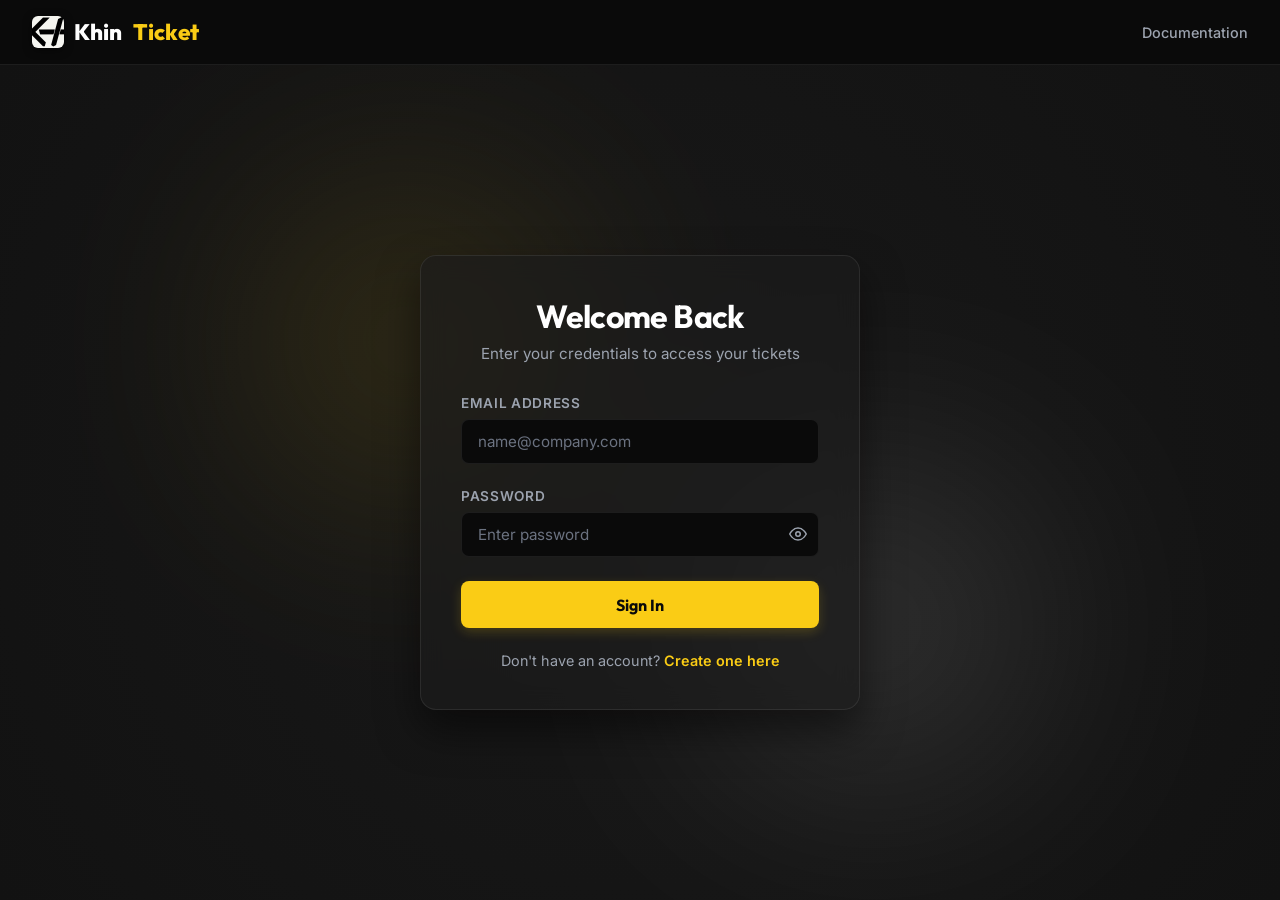
<file: index.html>
<!DOCTYPE html>
<html lang="en">
<head>
    <meta charset="UTF-8">
    <meta http-equiv="refresh" content="0; url=frontend/index.html">
    <title>Redirecting to Khin Ticket...</title>
    <script>
        window.location.href = "frontend/index.html";
    </script>
</head>
<body>
    <p>Redirecting to <a href="frontend/index.html">Khin Ticket Frontend</a>...</p>
</body>
</html>
</file>
<file: frontend/css/style.css>
/* Custom Design System based on User Color Scheme */
@import url('https://fonts.googleapis.com/css2?family=Inter:wght@300;400;500;600;700&family=Outfit:wght@400;500;600;700;800&display=swap');

:root {
    /* Color Palette */
    --bg-near-black: #121212;      /* Main Dashboard Body */
    --bg-deep-charcoal: #1c1c1c;   /* Editor & Sidebar */
    --bg-pitch-black: #0a0a0a;     /* Header & Outer Panels */
    
    --accent-yellow: #facc15;      /* Main Yellow Accent (amber-like yellow) */
    --accent-yellow-glow: rgba(250, 204, 21, 0.3);
    --accent-yellow-hover: #eab308;
    --accent-yellow-dark: #ca8a04;
    
    --text-primary: #ffffff;
    --text-secondary: #9ca3af;
    --text-muted: #6b7280;
    
    --border-color: rgba(255, 255, 255, 0.08);
    --border-yellow-glow: rgba(250, 204, 21, 0.2);
    
    --card-bg: rgba(28, 28, 28, 0.65);
    
    --error-red: #f87171;
    --success-green: #4ade80;
    
    /* Typography & Sizing */
    --font-heading: 'Outfit', 'Inter', sans-serif;
    --font-body: 'Inter', sans-serif;
    --transition-smooth: all 0.3s cubic-bezier(0.4, 0, 0.2, 1);
}

/* Global Reset */
* {
    margin: 0;
    padding: 0;
    box-sizing: border-box;
}

body {
    background-color: var(--bg-near-black);
    color: var(--text-primary);
    font-family: var(--font-body);
    min-height: 100vh;
    display: flex;
    flex-direction: column;
    overflow-x: hidden;
}

/* Auth Page Wrapper */
.auth-wrapper {
    flex: 1;
    display: flex;
    align-items: center;
    justify-content: center;
    padding: 2rem 1rem;
    position: relative;
    background: radial-gradient(circle at 50% 50%, rgba(26, 26, 26, 0.8) 0%, var(--bg-near-black) 100%);
}

/* Decorative Background Glows */
.auth-wrapper::before,
.auth-wrapper::after {
    content: '';
    position: absolute;
    width: 300px;
    height: 300px;
    border-radius: 50%;
    filter: blur(120px);
    z-index: 0;
    opacity: 0.15;
    pointer-events: none;
}

.auth-wrapper::before {
    background: var(--accent-yellow);
    top: 15%;
    left: 20%;
}

.auth-wrapper::after {
    background: #ffffff;
    bottom: 15%;
    right: 20%;
}

/* Header styling */
header {
    background-color: var(--bg-pitch-black);
    border-bottom: 1px solid var(--border-color);
    padding: 1rem 2rem;
    display: flex;
    justify-content: space-between;
    align-items: center;
    z-index: 10;
}

.logo {
    font-family: var(--font-heading);
    font-size: 1.4rem;
    font-weight: 800;
    color: var(--text-primary);
    display: flex;
    align-items: center;
    gap: 0.65rem;
    text-decoration: none;
}

.brand-logo {
    width: 32px;
    height: 32px;
    object-fit: contain;
    border-radius: 6px;
    display: inline-block;
    vertical-align: middle;
    box-shadow: 0 2px 8px rgba(0, 0, 0, 0.5);
}

.logo span {
    color: var(--accent-yellow);
}

.nav-link {
    color: var(--text-secondary);
    text-decoration: none;
    font-size: 0.9rem;
    font-weight: 500;
    transition: var(--transition-smooth);
}

.nav-link:hover {
    color: var(--accent-yellow);
}

/* Main Container Card */
.auth-card {
    background-color: var(--card-bg);
    backdrop-filter: blur(12px);
    -webkit-backdrop-filter: blur(12px);
    border: 1px solid var(--border-color);
    border-radius: 16px;
    width: 100%;
    max-width: 440px;
    padding: 2.5rem;
    box-shadow: 0 20px 40px rgba(0, 0, 0, 0.5),
                0 0 50px rgba(250, 204, 21, 0.02);
    z-index: 5;
    position: relative;
    transition: var(--transition-smooth);
}

.auth-card:hover {
    border-color: var(--border-yellow-glow);
    box-shadow: 0 20px 40px rgba(0, 0, 0, 0.5),
                0 0 50px rgba(250, 204, 21, 0.05);
}

.auth-card-header {
    margin-bottom: 2rem;
    text-align: center;
}

.auth-card-header h2 {
    font-family: var(--font-heading);
    font-size: 2rem;
    font-weight: 700;
    margin-bottom: 0.5rem;
    letter-spacing: -0.02em;
}

.auth-card-header p {
    color: var(--text-secondary);
    font-size: 0.95rem;
}

/* Forms container */
.form-group {
    margin-bottom: 1.5rem;
    position: relative;
}

.form-label {
    display: block;
    margin-bottom: 0.5rem;
    font-size: 0.85rem;
    font-weight: 600;
    color: var(--text-secondary);
    text-transform: uppercase;
    letter-spacing: 0.05em;
    transition: var(--transition-smooth);
}

.input-wrapper {
    position: relative;
    display: flex;
    align-items: center;
}

.form-input {
    width: 100%;
    background-color: var(--bg-pitch-black);
    border: 1px solid var(--border-color);
    border-radius: 8px;
    padding: 0.75rem 1rem;
    font-family: var(--font-body);
    font-size: 0.95rem;
    color: var(--text-primary);
    transition: var(--transition-smooth);
}

.form-input:focus {
    outline: none;
    border-color: var(--accent-yellow);
    box-shadow: 0 0 0 3px var(--accent-yellow-glow);
}

.form-input::placeholder {
    color: var(--text-muted);
}

/* Input helper (password toggle eye) */
.password-toggle {
    position: absolute;
    right: 12px;
    background: none;
    border: none;
    color: var(--text-secondary);
    cursor: pointer;
    display: flex;
    align-items: center;
    justify-content: center;
    transition: var(--transition-smooth);
}

.password-toggle:hover {
    color: var(--accent-yellow);
}

/* Accent Button */
.btn-primary {
    width: 100%;
    background-color: var(--accent-yellow);
    color: var(--bg-pitch-black);
    font-family: var(--font-heading);
    font-size: 1rem;
    font-weight: 700;
    border: none;
    border-radius: 8px;
    padding: 0.85rem;
    cursor: pointer;
    transition: var(--transition-smooth);
    display: flex;
    align-items: center;
    justify-content: center;
    gap: 0.5rem;
    box-shadow: 0 4px 12px rgba(250, 204, 21, 0.2);
}

.btn-primary:hover {
    background-color: var(--accent-yellow-hover);
    box-shadow: 0 6px 16px rgba(250, 204, 21, 0.3);
    transform: translateY(-1px);
}

.btn-primary:active {
    transform: translateY(0);
}

.btn-primary:disabled {
    background-color: var(--text-muted);
    color: var(--bg-near-black);
    cursor: not-allowed;
    box-shadow: none;
    transform: none;
}

/* Secondary switch link */
.auth-switch {
    margin-top: 1.5rem;
    text-align: center;
    font-size: 0.9rem;
    color: var(--text-secondary);
}

.auth-switch-link {
    color: var(--accent-yellow);
    text-decoration: none;
    font-weight: 600;
    transition: var(--transition-smooth);
}

.auth-switch-link:hover {
    color: var(--accent-yellow-hover);
    text-decoration: underline;
}

/* Card view controls */
.form-container {
    display: none;
}

.form-container.active {
    display: block;
    animation: fadeIn 0.4s ease-out forwards;
}

@keyframes fadeIn {
    from {
        opacity: 0;
        transform: translateY(10px);
    }
    to {
        opacity: 1;
        transform: translateY(0);
    }
}

/* Toast Notifications */
.toast-container {
    position: fixed;
    top: 24px;
    right: 24px;
    z-index: 1000;
    display: flex;
    flex-direction: column;
    gap: 12px;
}

.toast {
    background-color: var(--bg-deep-charcoal);
    border-left: 4px solid var(--accent-yellow);
    color: var(--text-primary);
    padding: 1rem 1.5rem;
    border-radius: 6px;
    box-shadow: 0 10px 25px rgba(0, 0, 0, 0.6);
    display: flex;
    align-items: center;
    gap: 0.75rem;
    min-width: 300px;
    max-width: 450px;
    animation: slideIn 0.3s cubic-bezier(0.16, 1, 0.3, 1) forwards;
    transition: var(--transition-smooth);
}

.toast.toast-error {
    border-left-color: var(--error-red);
}

.toast.toast-success {
    border-left-color: var(--success-green);
}

@keyframes slideIn {
    from {
        opacity: 0;
        transform: translateX(100%) translateY(-10px);
    }
    to {
        opacity: 1;
        transform: translateX(0) translateY(0);
    }
}

/* Spinner for Loading State */
.spinner {
    border: 2px solid rgba(0, 0, 0, 0.1);
    width: 20px;
    height: 20px;
    border-radius: 50%;
    border-left-color: currentColor;
    animation: spin 0.8s linear infinite;
    display: inline-block;
}

@keyframes spin {
    0% { transform: rotate(0deg); }
    100% { transform: rotate(360deg); }
}

/* --- DASHBOARD DESIGN --- */
.dashboard-wrapper {
    display: flex;
    flex: 1;
    height: calc(100vh - 60px); /* Subtract header height */
}

/* Sidebar (Deep Charcoal) */
.sidebar {
    width: 260px;
    background-color: var(--bg-deep-charcoal);
    border-right: 1px solid var(--border-color);
    padding: 1.5rem;
    display: flex;
    flex-direction: column;
    justify-content: space-between;
}

.sidebar-menu {
    list-style: none;
    display: flex;
    flex-direction: column;
    gap: 0.5rem;
}

.sidebar-item-link {
    display: flex;
    align-items: center;
    gap: 0.75rem;
    color: var(--text-secondary);
    text-decoration: none;
    padding: 0.75rem 1rem;
    border-radius: 8px;
    font-weight: 500;
    transition: var(--transition-smooth);
}

.sidebar-item-link:hover, 
.sidebar-item-link.active {
    background-color: var(--bg-near-black);
    color: var(--accent-yellow);
}

.user-profile-section {
    padding-top: 1.5rem;
    border-top: 1px solid var(--border-color);
    display: flex;
    align-items: center;
    gap: 0.75rem;
}

.user-avatar {
    width: 40px;
    height: 40px;
    border-radius: 50%;
    background-color: var(--accent-yellow);
    color: var(--bg-pitch-black);
    display: flex;
    align-items: center;
    justify-content: center;
    font-weight: 700;
    font-family: var(--font-heading);
}

.user-info {
    flex: 1;
    overflow: hidden;
}

.user-name {
    font-size: 0.9rem;
    font-weight: 600;
    white-space: nowrap;
    text-overflow: ellipsis;
    overflow: hidden;
}

.user-email {
    font-size: 0.75rem;
    color: var(--text-muted);
    white-space: nowrap;
    text-overflow: ellipsis;
    overflow: hidden;
}

/* Main Dashboard Body (Near Black) */
.dashboard-main {
    flex: 1;
    background-color: var(--bg-near-black);
    padding: 2rem;
    overflow-y: auto;
}

.dashboard-header {
    display: flex;
    justify-content: space-between;
    align-items: center;
    margin-bottom: 2rem;
}

.dashboard-title h1 {
    font-family: var(--font-heading);
    font-size: 1.8rem;
    font-weight: 700;
}

.dashboard-title p {
    color: var(--text-secondary);
    font-size: 0.9rem;
    margin-top: 0.25rem;
}

.btn-secondary {
    background-color: transparent;
    border: 1px solid var(--border-color);
    color: var(--text-primary);
    padding: 0.5rem 1rem;
    border-radius: 6px;
    font-weight: 600;
    font-size: 0.85rem;
    cursor: pointer;
    transition: var(--transition-smooth);
    display: flex;
    align-items: center;
    gap: 0.5rem;
}

.btn-secondary:hover {
    border-color: var(--accent-yellow);
    color: var(--accent-yellow);
}

/* Sample Dashboard Cards */
.stats-grid {
    display: grid;
    grid-template-columns: repeat(auto-fit, minmax(220px, 1fr));
    gap: 1.5rem;
    margin-bottom: 2rem;
}

.stat-card {
    background-color: var(--bg-deep-charcoal);
    border: 1px solid var(--border-color);
    border-radius: 12px;
    padding: 1.5rem;
    transition: var(--transition-smooth);
}

.stat-card:hover {
    border-color: rgba(250, 204, 21, 0.15);
}

.stat-label {
    color: var(--text-secondary);
    font-size: 0.85rem;
    font-weight: 600;
    text-transform: uppercase;
    letter-spacing: 0.05em;
}

.stat-value {
    font-family: var(--font-heading);
    font-size: 2rem;
    font-weight: 700;
    margin-top: 0.5rem;
}

.welcome-banner {
    background: linear-gradient(135deg, var(--bg-deep-charcoal) 0%, var(--bg-pitch-black) 100%);
    border: 1px solid var(--border-color);
    border-radius: 12px;
    padding: 2.5rem;
    margin-bottom: 2rem;
    position: relative;
    overflow: hidden;
}

.welcome-banner::after {
    content: '';
    position: absolute;
    top: -50px;
    right: -50px;
    width: 200px;
    height: 200px;
    background: radial-gradient(circle, var(--accent-yellow-glow) 0%, transparent 70%);
    pointer-events: none;
}

.welcome-banner h2 {
    font-family: var(--font-heading);
    font-size: 1.6rem;
    font-weight: 700;
    margin-bottom: 0.5rem;
}

.welcome-banner p {
    color: var(--text-secondary);
    max-width: 600px;
    line-height: 1.5;
}

/* Role Badge */
.role-badge {
    display: inline-block;
    padding: 0.2rem 0.5rem;
    border-radius: 4px;
    font-size: 0.7rem;
    font-weight: 700;
    text-transform: uppercase;
    letter-spacing: 0.05em;
    margin-top: 0.25rem;
}

.role-badge.admin {
    background-color: rgba(250, 204, 21, 0.15);
    color: var(--accent-yellow);
    border: 1px solid var(--border-yellow-glow);
}

.role-badge.user {
    background-color: rgba(74, 222, 128, 0.12);
    color: var(--success-green);
    border: 1px solid rgba(74, 222, 128, 0.2);
}

/* Ticket Filter Controls */
.ticket-toolbar {
    display: flex;
    justify-content: space-between;
    align-items: center;
    flex-wrap: wrap;
    gap: 1rem;
    margin-bottom: 1.25rem;
}

.filter-tabs {
    display: flex;
    gap: 0.5rem;
    background-color: var(--bg-deep-charcoal);
    padding: 0.35rem;
    border-radius: 8px;
    border: 1px solid var(--border-color);
}

.filter-tab {
    background: transparent;
    border: none;
    color: var(--text-secondary);
    font-size: 0.85rem;
    font-weight: 600;
    padding: 0.4rem 0.85rem;
    border-radius: 6px;
    cursor: pointer;
    transition: var(--transition-smooth);
}

.filter-tab:hover {
    color: var(--text-primary);
}

.filter-tab.active {
    background-color: var(--accent-yellow);
    color: var(--bg-pitch-black);
}

.search-wrapper {
    position: relative;
    min-width: 250px;
}

.search-input {
    width: 100%;
    background-color: var(--bg-deep-charcoal);
    border: 1px solid var(--border-color);
    border-radius: 8px;
    padding: 0.5rem 0.85rem 0.5rem 2.2rem;
    color: var(--text-primary);
    font-size: 0.85rem;
    outline: none;
    transition: var(--transition-smooth);
}

.search-input:focus {
    border-color: var(--accent-yellow);
}

.search-icon {
    position: absolute;
    left: 0.75rem;
    top: 50%;
    transform: translateY(-50%);
    color: var(--text-muted);
    pointer-events: none;
}

/* Tickets Table Card */
.tickets-card {
    background-color: var(--bg-deep-charcoal);
    border: 1px solid var(--border-color);
    border-radius: 12px;
    overflow: hidden;
}

.tickets-table {
    width: 100%;
    border-collapse: collapse;
    text-align: left;
}

.tickets-table th {
    background-color: rgba(10, 10, 10, 0.6);
    padding: 0.9rem 1.25rem;
    font-size: 0.75rem;
    font-weight: 600;
    color: var(--text-secondary);
    text-transform: uppercase;
    letter-spacing: 0.05em;
    border-bottom: 1px solid var(--border-color);
}

.tickets-table td {
    padding: 1rem 1.25rem;
    border-bottom: 1px solid var(--border-color);
    font-size: 0.9rem;
    vertical-align: middle;
}

.tickets-table tr:hover td {
    background-color: rgba(255, 255, 255, 0.02);
    cursor: pointer;
}

.ticket-code-tag {
    font-family: var(--font-heading);
    font-weight: 700;
    color: var(--accent-yellow);
    letter-spacing: 0.02em;
}

.ticket-title-link {
    font-weight: 600;
    color: var(--text-primary);
    text-decoration: none;
    display: block;
    max-width: 320px;
    overflow: hidden;
    text-overflow: ellipsis;
    white-space: nowrap;
}

.ticket-requester-info {
    font-size: 0.8rem;
    color: var(--text-secondary);
}

/* Status Badges */
.badge {
    display: inline-block;
    padding: 0.25rem 0.65rem;
    border-radius: 9999px;
    font-size: 0.75rem;
    font-weight: 600;
    text-transform: capitalize;
}

.badge-open {
    background-color: rgba(250, 204, 21, 0.15);
    color: var(--accent-yellow);
    border: 1px solid var(--border-yellow-glow);
}

.badge-in_progress {
    background-color: rgba(96, 165, 250, 0.15);
    color: #60a5fa;
    border: 1px solid rgba(96, 165, 250, 0.3);
}

.badge-resolved {
    background-color: rgba(74, 222, 128, 0.15);
    color: var(--success-green);
    border: 1px solid rgba(74, 222, 128, 0.3);
}

.badge-closed {
    background-color: rgba(156, 163, 175, 0.15);
    color: var(--text-secondary);
    border: 1px solid rgba(156, 163, 175, 0.3);
}

/* Priority Indicator */
.priority-tag {
    display: inline-flex;
    align-items: center;
    gap: 0.35rem;
    font-size: 0.75rem;
    font-weight: 600;
    text-transform: capitalize;
}

.priority-dot {
    width: 8px;
    height: 8px;
    border-radius: 50%;
}

.priority-low .priority-dot { background-color: #9ca3af; }
.priority-medium .priority-dot { background-color: var(--accent-yellow); }
.priority-high .priority-dot { background-color: #f97316; }
.priority-urgent .priority-dot { background-color: var(--error-red); }

.source-badge {
    font-size: 0.75rem;
    display: inline-flex;
    align-items: center;
    gap: 0.35rem;
    color: var(--text-secondary);
}

/* Modal Styling */
.modal-overlay {
    position: fixed;
    top: 0;
    left: 0;
    right: 0;
    bottom: 0;
    background-color: rgba(0, 0, 0, 0.75);
    backdrop-filter: blur(4px);
    display: none;
    align-items: center;
    justify-content: center;
    z-index: 500;
}

.modal-overlay.active {
    display: flex;
}

.modal-box {
    background-color: var(--bg-deep-charcoal);
    border: 1px solid var(--border-color);
    border-radius: 14px;
    width: 90%;
    max-width: 600px;
    max-height: 90vh;
    overflow-y: auto;
    padding: 2rem;
    box-shadow: 0 20px 40px rgba(0, 0, 0, 0.8);
    animation: fadeIn 0.25s ease-out;
}

.modal-header {
    display: flex;
    justify-content: space-between;
    align-items: center;
    margin-bottom: 1.5rem;
    border-bottom: 1px solid var(--border-color);
    padding-bottom: 1rem;
}

.modal-header h3 {
    font-family: var(--font-heading);
    font-size: 1.3rem;
    font-weight: 700;
}

.btn-close {
    background: none;
    border: none;
    color: var(--text-secondary);
    font-size: 1.5rem;
    cursor: pointer;
    line-height: 1;
}

.btn-close:hover {
    color: var(--text-primary);
}

/* Comments thread inside ticket details modal */
.comments-section {
    margin-top: 1.5rem;
    padding-top: 1.25rem;
    border-top: 1px solid var(--border-color);
}

.comment-card {
    background-color: var(--bg-pitch-black);
    border: 1px solid var(--border-color);
    border-radius: 8px;
    padding: 0.85rem 1rem;
    margin-bottom: 0.75rem;
}

.comment-author {
    font-size: 0.75rem;
    color: var(--accent-yellow);
    font-weight: 600;
    margin-bottom: 0.35rem;
    display: flex;
    justify-content: space-between;
}

.comment-text {
    font-size: 0.85rem;
    color: var(--text-primary);
    white-space: pre-wrap;
}
</file>
